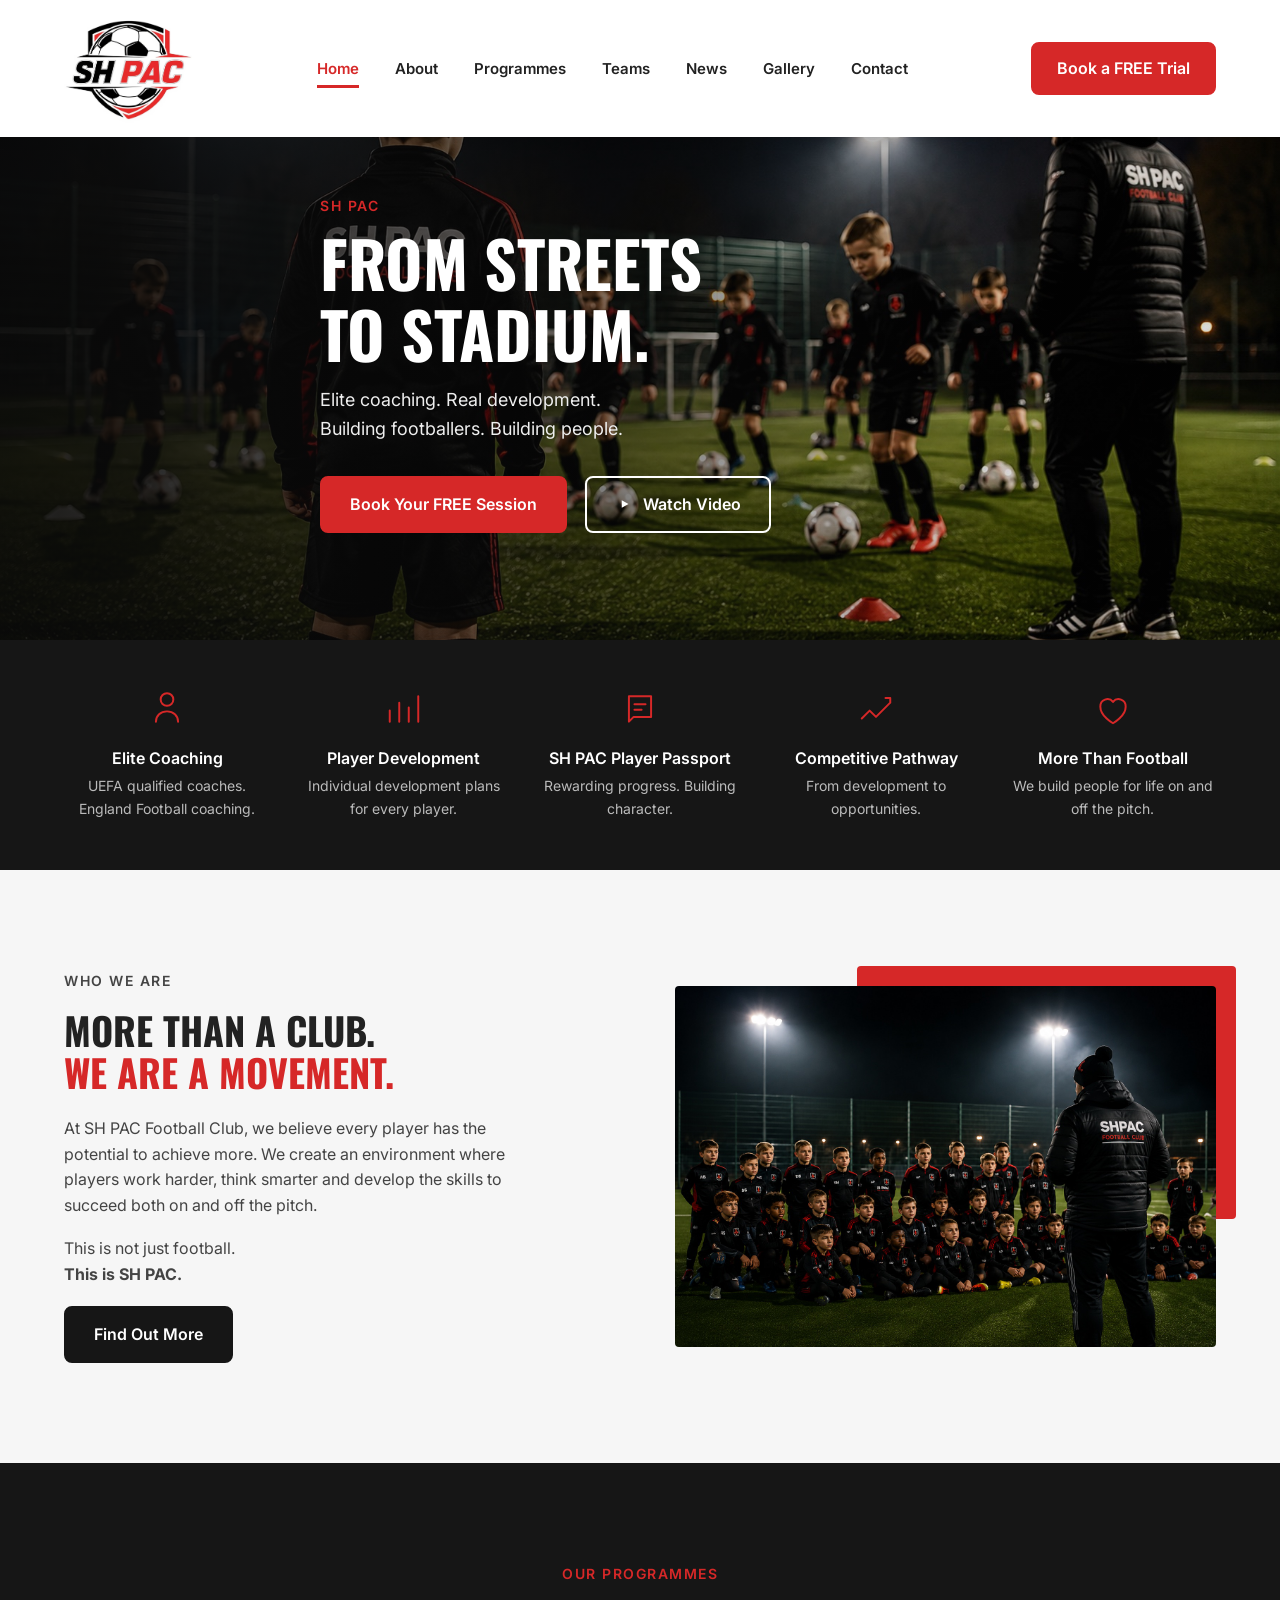
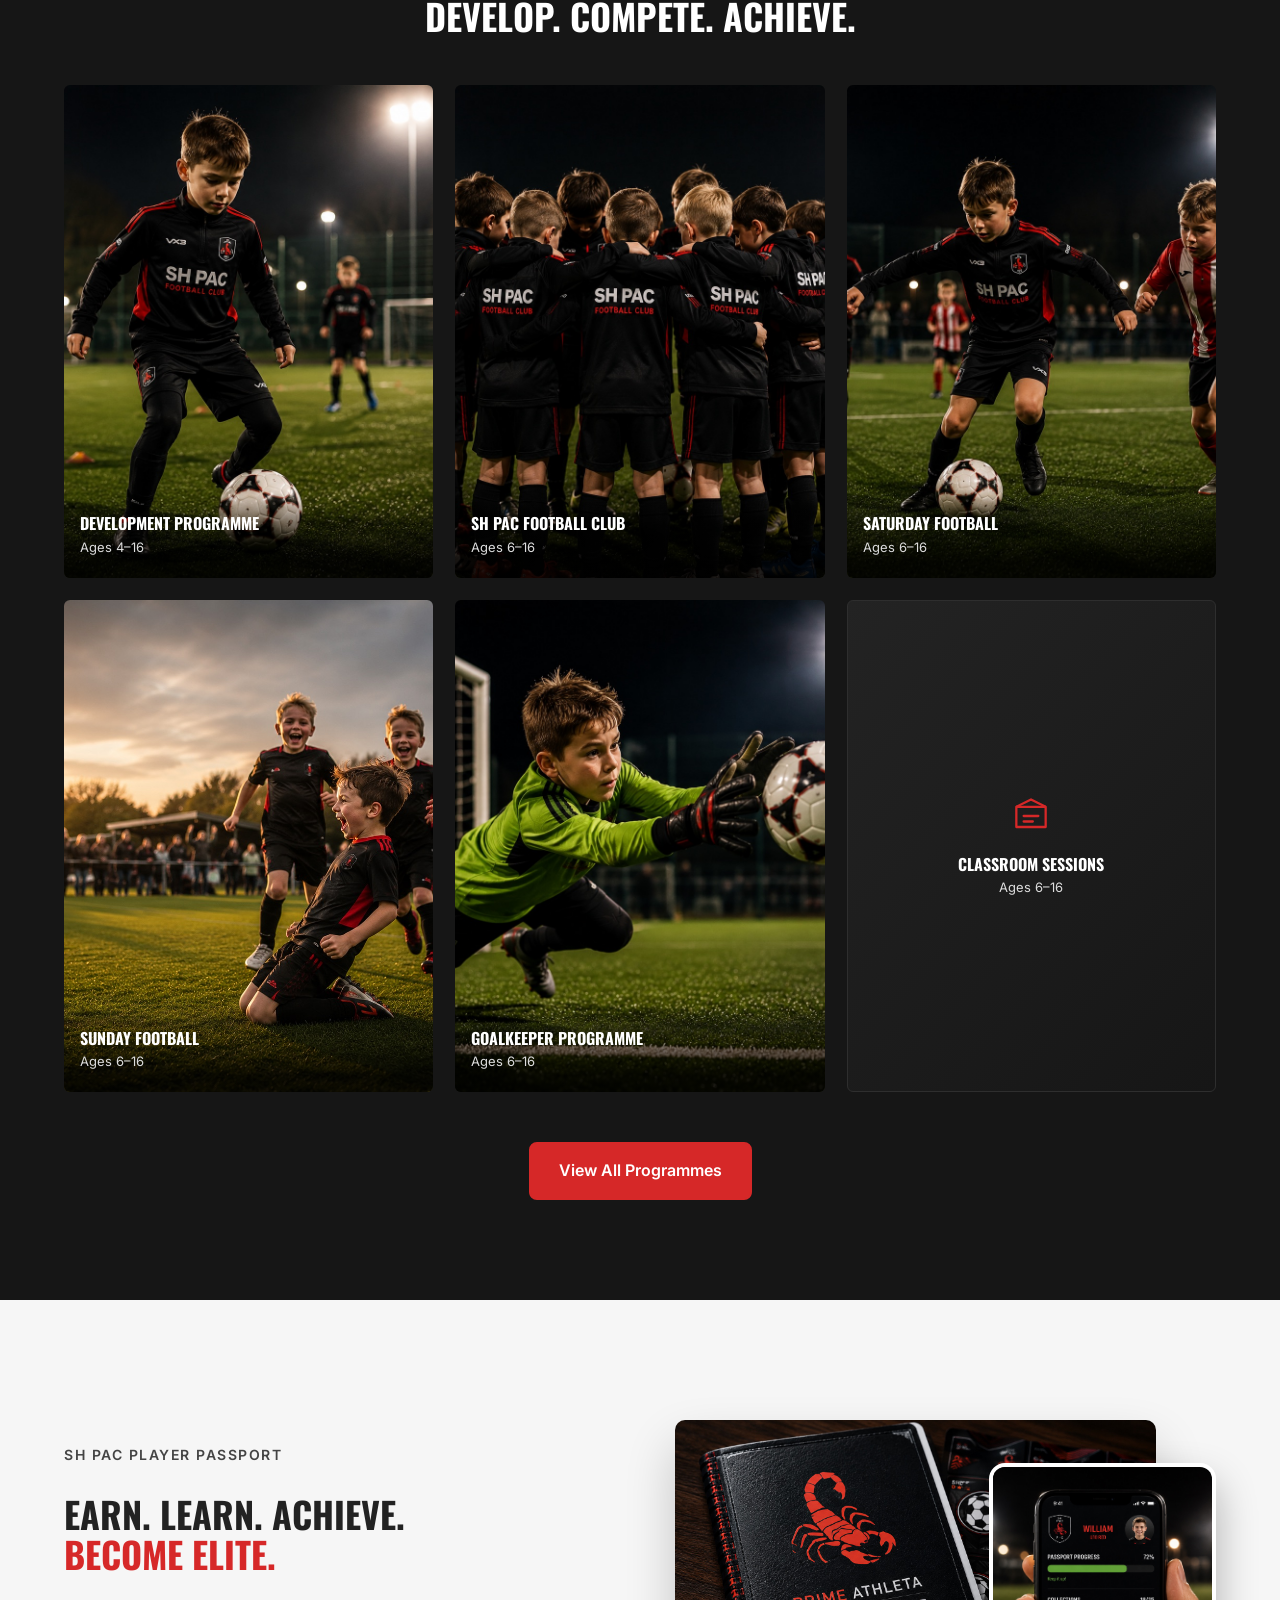
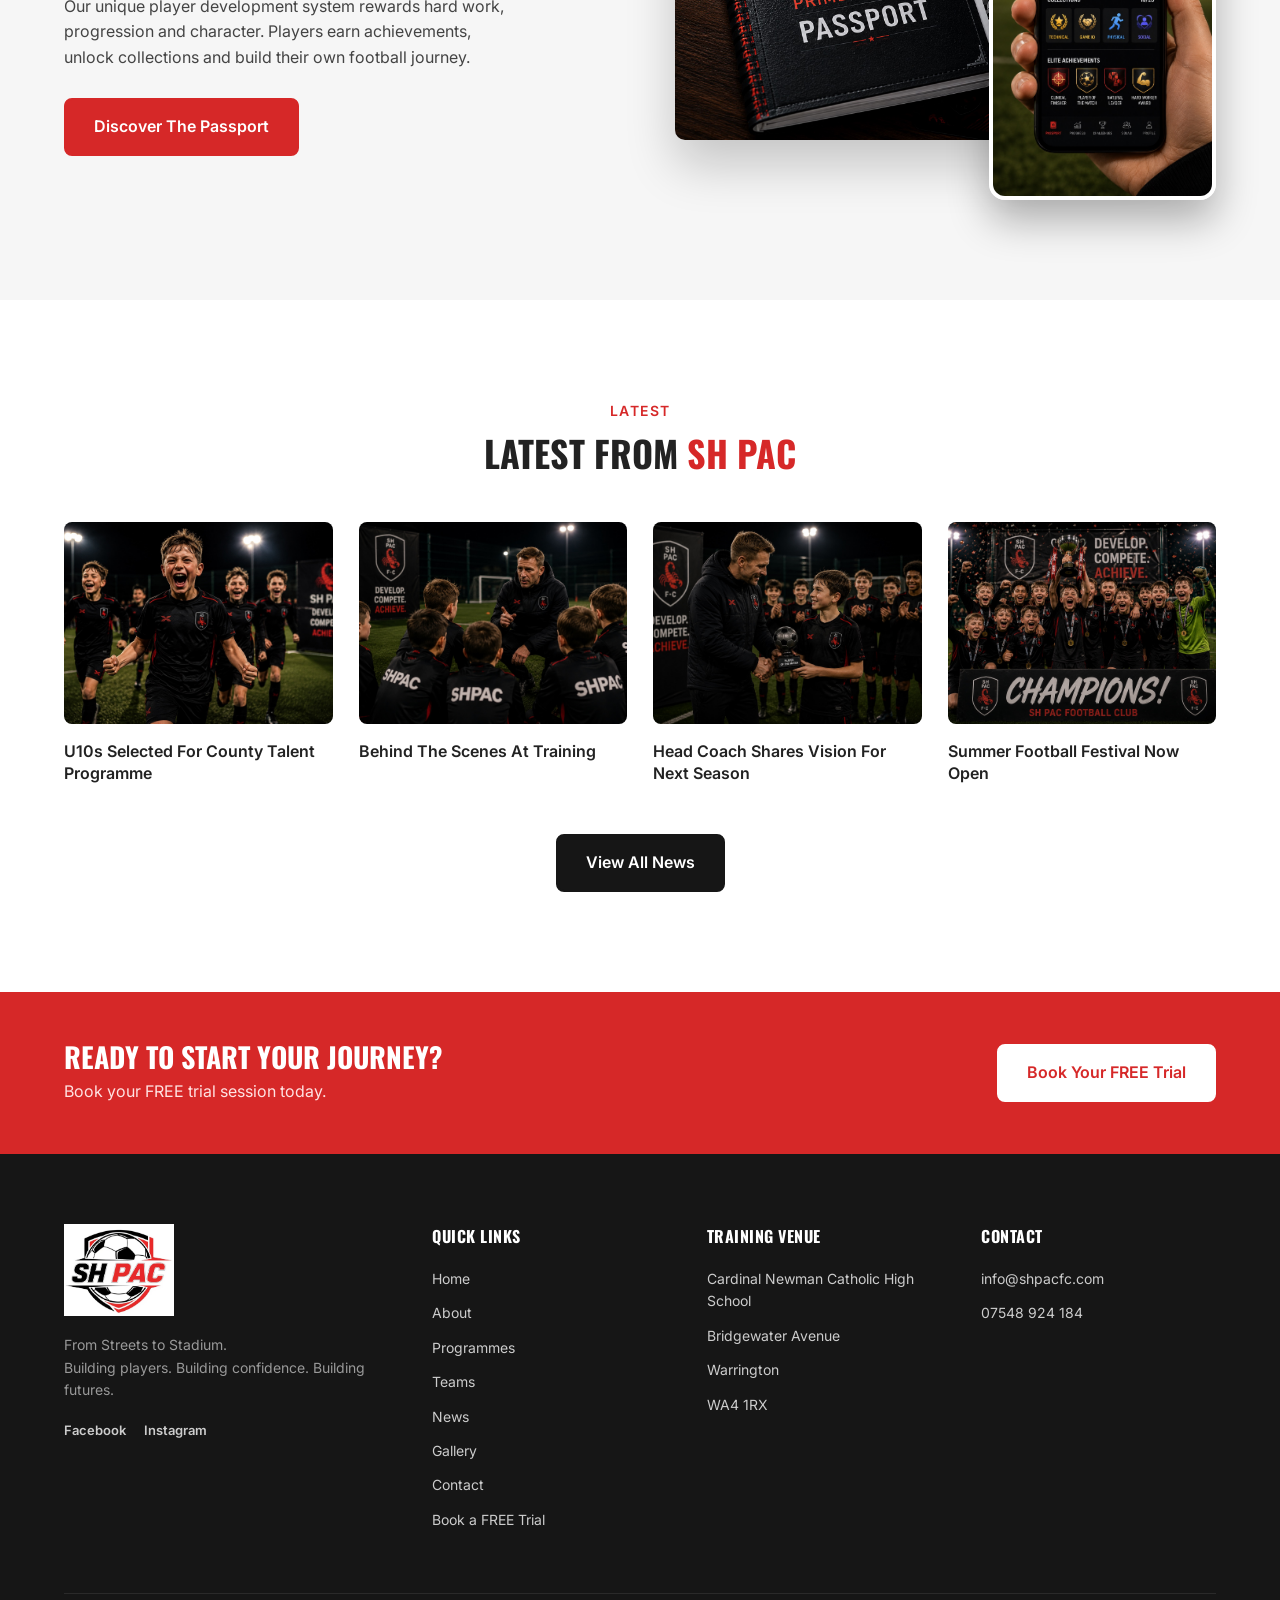
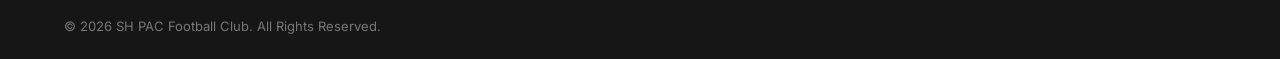
<file: index.html>
<!DOCTYPE html>
<html lang="en">
<head>
<meta charset="UTF-8">
<meta name="viewport" content="width=device-width, initial-scale=1.0">
<title>SH PAC Football Club | From Streets to Stadium</title>
<link rel="stylesheet" href="css/style.css">
<link rel="preconnect" href="https://fonts.googleapis.com">
<link rel="preconnect" href="https://fonts.gstatic.com" crossorigin>
<link href="https://fonts.googleapis.com/css2?family=Oswald:wght@400;600;700&family=Inter:wght@300;400;500;600&display=swap" rel="stylesheet">
</head>
<body>

<header>
  <div class="container">
    <a href="index.html" class="logo">
      <img src="images/logo.png" alt="SH PAC Football Club">
    </a>

    <button class="nav-toggle" aria-label="Toggle navigation" aria-expanded="false">
      <span></span><span></span><span></span>
    </button>

    <nav>
      <ul>
        <li><a class="active" href="#">Home</a></li>
        <li><a href="#">About</a></li>
        <li><a href="#programmes">Programmes</a></li>
        <li><a href="#">Teams</a></li>
        <li><a href="#">News</a></li>
        <li><a href="#">Gallery</a></li>
        <li><a href="#">Contact</a></li>
      </ul>
    </nav>

    <a href="trial.html" class="btn header-btn">Book a FREE Trial</a>
  </div>
</header>

<!-- ===========================
     HERO
=========================== -->
<section class="hero">
  <div class="hero-media">
    <img src="images/hero-banner.jpg" alt="SH PAC players training under floodlights">
    <div class="hero-scrim"></div>
  </div>
  <div class="container hero-content">
    <p class="eyebrow">SH PAC</p>
    <h1>From Streets<br>to Stadium.</h1>
    <p class="hero-lede">Elite coaching. Real development.<br>Building footballers. Building people.</p>
    <div class="hero-buttons">
      <a href="trial.html" class="btn">Book Your FREE Session</a>
      <a href="#" class="btn-outline btn-outline-light btn-with-icon">
        <svg viewBox="0 0 24 24" aria-hidden="true"><polygon points="9,7 18,12 9,17" fill="currentColor"/></svg>
        Watch Video
      </a>
    </div>
  </div>
</section>

<!-- ===========================
     FEATURE BAR
=========================== -->
<section class="trust-strip">
  <div class="container trust-grid">
    <div class="trust-item">
      <svg viewBox="0 0 48 48" aria-hidden="true"><path d="M24 4a8 8 0 100 16 8 8 0 000-16zM10 40c0-8 6-13 14-13s14 5 14 13" fill="none" stroke="currentColor" stroke-width="2.5" stroke-linecap="round" stroke-linejoin="round"/></svg>
      <h3>Elite Coaching</h3>
      <p>UEFA qualified coaches. England Football coaching.</p>
    </div>
    <div class="trust-item">
      <svg viewBox="0 0 48 48" aria-hidden="true"><path d="M6 40V26M18 40V16M30 40V22M42 40V8" stroke="currentColor" stroke-width="2.5" stroke-linecap="round"/></svg>
      <h3>Player Development</h3>
      <p>Individual development plans for every player.</p>
    </div>
    <div class="trust-item">
      <svg viewBox="0 0 48 48" aria-hidden="true"><path d="M10 8h28v26H16l-6 6V8z" fill="none" stroke="currentColor" stroke-width="2.5" stroke-linejoin="round"/><path d="M17 18h14M17 25h9" stroke="currentColor" stroke-width="2.5" stroke-linecap="round"/></svg>
      <h3>SH PAC Player Passport</h3>
      <p>Rewarding progress. Building character.</p>
    </div>
    <div class="trust-item">
      <svg viewBox="0 0 48 48" aria-hidden="true"><path d="M6 36l10-10 8 8 18-18M42 16v-6h-6" stroke="currentColor" stroke-width="2.5" stroke-linecap="round" stroke-linejoin="round" fill="none"/></svg>
      <h3>Competitive Pathway</h3>
      <p>From development to opportunities.</p>
    </div>
    <div class="trust-item">
      <svg viewBox="0 0 48 48" aria-hidden="true"><path d="M24 42s-16-9-16-21a9 9 0 0116-6 9 9 0 0116 6c0 12-16 21-16 21z" fill="none" stroke="currentColor" stroke-width="2.5" stroke-linejoin="round"/></svg>
      <h3>More Than Football</h3>
      <p>We build people for life on and off the pitch.</p>
    </div>
  </div>
</section>

<!-- ===========================
     ABOUT / MOVEMENT
=========================== -->
<section class="about">
  <div class="container about-grid">
    <div class="about-text">
      <p class="eyebrow">Who We Are</p>
      <h2>More than a club.<br><span>We are a movement.</span></h2>
      <p>At SH PAC Football Club, we believe every player has the potential to achieve more. We create an environment where players work harder, think smarter and develop the skills to succeed both on and off the pitch.</p>
      <p>This is not just football.<br><strong>This is SH PAC.</strong></p>
      <a href="#" class="btn-dark">Find Out More</a>
    </div>
    <div class="about-media">
      <img src="images/team-photo.jpg" alt="SH PAC squad with coach after a training session">
    </div>
  </div>
</section>

<!-- ===========================
     PROGRAMMES
=========================== -->
<section class="programmes" id="programmes">
  <div class="container">
    <div class="section-heading">
      <p class="eyebrow eyebrow-light">Our Programmes</p>
      <h2>Develop. Compete. Achieve.</h2>
    </div>

    <div class="programmes-grid">
      <a href="#" class="programme-card">
        <img src="images/programme-development.jpg" alt="Development Programme training session">
        <div class="programme-label">
          <h3>Development Programme</h3>
          <p>Ages 4&ndash;16</p>
        </div>
      </a>
      <a href="#" class="programme-card">
        <img src="images/programme-shpacfc.jpg" alt="SH PAC Football Club team photo">
        <div class="programme-label">
          <h3>SH PAC Football Club</h3>
          <p>Ages 6&ndash;16</p>
        </div>
      </a>
      <a href="#" class="programme-card">
        <img src="images/programme-saturday.jpg" alt="Saturday Football session">
        <div class="programme-label">
          <h3>Saturday Football</h3>
          <p>Ages 6&ndash;16</p>
        </div>
      </a>
      <a href="#" class="programme-card">
        <img src="images/programme-sunday.jpg" alt="Sunday Football session">
        <div class="programme-label">
          <h3>Sunday Football</h3>
          <p>Ages 6&ndash;16</p>
        </div>
      </a>
      <a href="#" class="programme-card">
        <img src="images/programme-goalkeeper.jpg" alt="Goalkeeper Programme training">
        <div class="programme-label">
          <h3>Goalkeeper Programme</h3>
          <p>Ages 6&ndash;16</p>
        </div>
      </a>
      <a href="#" class="programme-card programme-card-noimg">
        <svg viewBox="0 0 48 48" aria-hidden="true"><path d="M8 14h32v22H8z" fill="none" stroke="currentColor" stroke-width="2.5" stroke-linejoin="round"/><path d="M8 14l16-8 16 8" fill="none" stroke="currentColor" stroke-width="2.5" stroke-linejoin="round"/><path d="M16 24h16M16 30h10" stroke="currentColor" stroke-width="2.5" stroke-linecap="round"/></svg>
        <div class="programme-label">
          <h3>Classroom Sessions</h3>
          <p>Ages 6&ndash;16</p>
        </div>
      </a>
    </div>

    <div class="programmes-cta">
      <a href="#" class="btn">View All Programmes</a>
    </div>
  </div>
</section>

<!-- ===========================
     PASSPORT
=========================== -->
<section class="passport">
  <div class="container passport-grid">
    <div class="passport-text">
      <p class="eyebrow eyebrow-light">SH PAC Player Passport</p>
      <h2>Earn. Learn. Achieve.<br><span>Become Elite.</span></h2>
      <p>Our unique player development system rewards hard work, progression and character. Players earn achievements, unlock collections and build their own football journey.</p>
      <a href="#" class="btn">Discover The Passport</a>
    </div>

    <div class="passport-media">
      <img src="images/passport-book.jpg" alt="SH PAC Player Passport book" class="passport-book-img">
      <img src="images/passport-phone.jpg" alt="SH PAC Player Passport app on a phone" class="passport-phone-img">
    </div>
  </div>
</section>

<!-- ===========================
     LATEST NEWS
=========================== -->
<section class="news">
  <div class="container">
    <div class="section-heading">
      <p class="eyebrow">Latest</p>
      <h2>Latest From <span>SH PAC</span></h2>
    </div>

    <div class="news-grid">
      <a href="#" class="news-card">
        <div class="news-thumb"><img src="images/news-1.jpg" alt="SH PAC players celebrating together"></div>
        <h3>U10s Selected For County Talent Programme</h3>
      </a>
      <a href="#" class="news-card">
        <div class="news-thumb"><img src="images/news-2.jpg" alt="Coach speaking with the squad at training"></div>
        <h3>Behind The Scenes At Training</h3>
      </a>
      <a href="#" class="news-card">
        <div class="news-thumb"><img src="images/news-3.jpg" alt="Player receiving Player of the Match award"></div>
        <h3>Head Coach Shares Vision For Next Season</h3>
      </a>
      <a href="#" class="news-card">
        <div class="news-thumb"><img src="images/news-4.jpg" alt="Squad celebrating with the championship trophy"></div>
        <h3>Summer Football Festival Now Open</h3>
      </a>
    </div>

    <div class="programmes-cta">
      <a href="#" class="btn-dark">View All News</a>
    </div>
  </div>
</section>

<!-- ===========================
     CTA BANNER
=========================== -->
<section class="cta-banner">
  <div class="container cta-grid">
    <div>
      <h2>Ready to start your journey?</h2>
      <p>Book your FREE trial session today.</p>
    </div>
    <a href="trial.html" class="btn btn-light">Book Your FREE Trial</a>
  </div>
</section>

<!-- ===========================
     FOOTER
=========================== -->
<footer>
  <div class="container footer-grid">
    <div class="footer-brand">
      <img src="images/logo.png" alt="SH PAC Football Club" class="footer-logo">
      <p>From Streets to Stadium.<br>Building players. Building confidence. Building futures.</p>
      <div class="footer-social">
        <a href="#" aria-label="Facebook">Facebook</a>
        <a href="#" aria-label="Instagram">Instagram</a>
      </div>
    </div>
    <div class="footer-col">
      <h4>Quick Links</h4>
      <ul>
        <li><a href="index.html">Home</a></li>
        <li><a href="#">About</a></li>
        <li><a href="#programmes">Programmes</a></li>
        <li><a href="#">Teams</a></li>
        <li><a href="#">News</a></li>
        <li><a href="#">Gallery</a></li>
        <li><a href="#">Contact</a></li>
        <li><a href="trial.html">Book a FREE Trial</a></li>
      </ul>
    </div>
    <div class="footer-col">
      <h4>Training Venue</h4>
      <ul>
        <li>Cardinal Newman Catholic High School</li>
        <li>Bridgewater Avenue</li>
        <li>Warrington</li>
        <li>WA4 1RX</li>
      </ul>
    </div>
    <div class="footer-col">
      <h4>Contact</h4>
      <ul>
        <li><a href="mailto:info@shpacfc.com">info@shpacfc.com</a></li>
        <li><a href="tel:07548924184">07548 924 184</a></li>
      </ul>
    </div>
  </div>
  <div class="container footer-bottom">
    <p>&copy; 2026 SH PAC Football Club. All Rights Reserved.</p>
  </div>
</footer>

<script>
  const navToggle = document.querySelector('.nav-toggle');
  const nav = document.querySelector('nav');
  navToggle.addEventListener('click', () => {
    const isOpen = nav.classList.toggle('open');
    navToggle.classList.toggle('open');
    navToggle.setAttribute('aria-expanded', isOpen);
  });
</script>

</body>
</html>
</file>
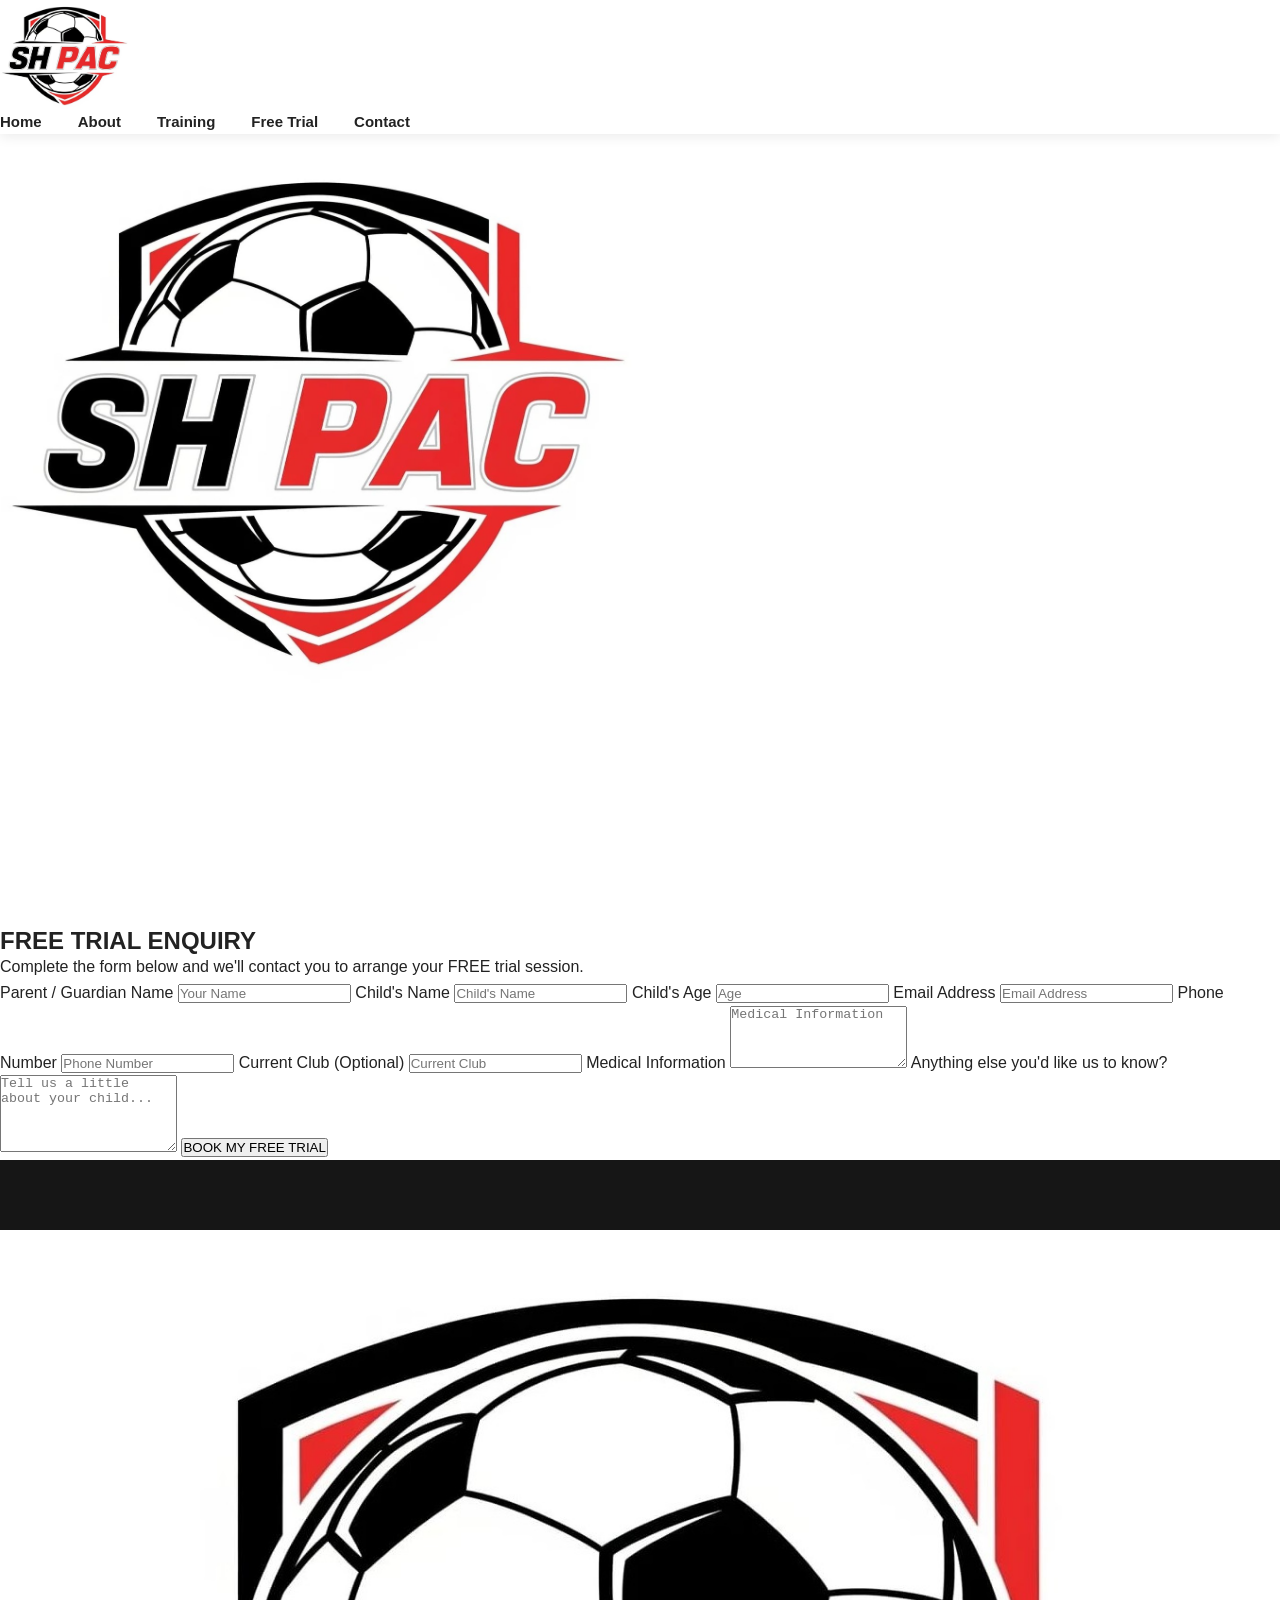
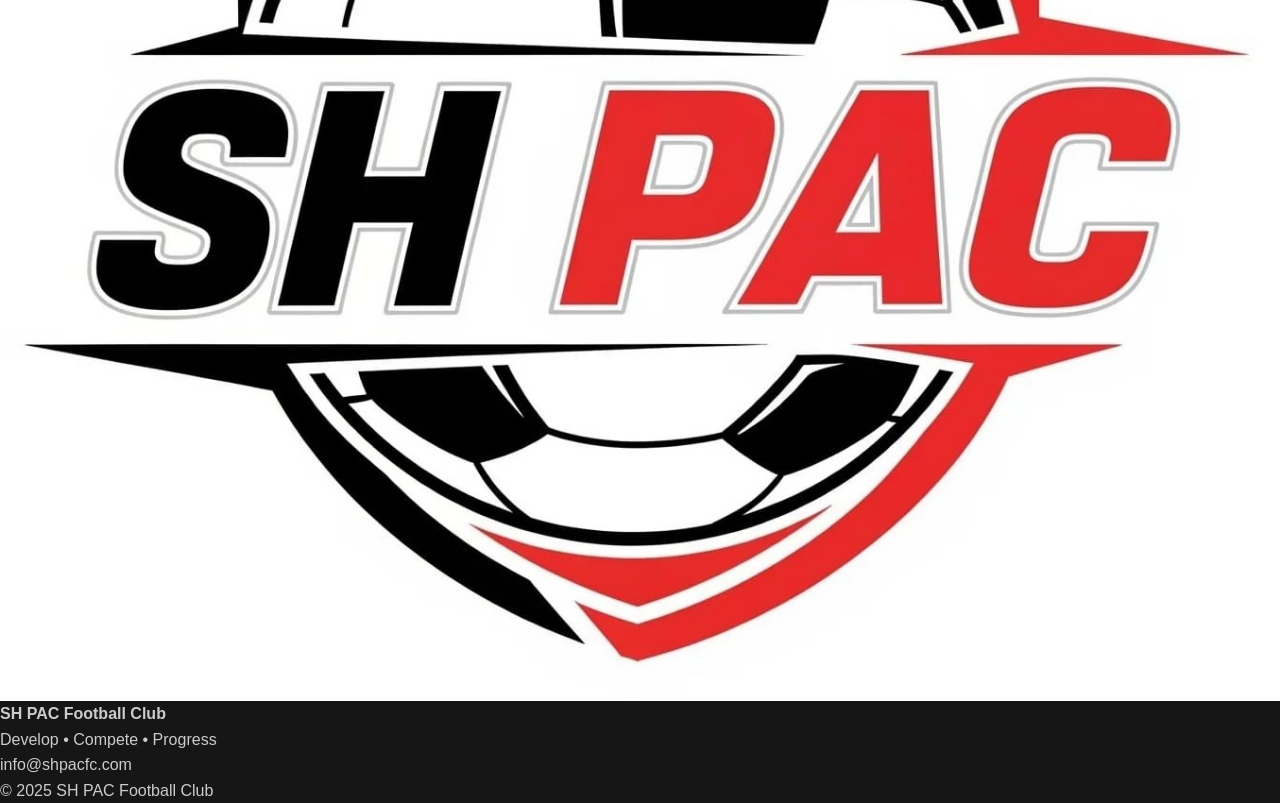
<file: trial.html>
<!DOCTYPE html>
<html lang="en">

<head>

<meta charset="UTF-8">
<meta name="viewport" content="width=device-width, initial-scale=1.0">

<title>Book a FREE Trial | SH PAC Football Club</title>

<link rel="stylesheet" href="css/style.css">

</head>

<body>

<header>

<nav>

<div class="logo">
<img src="images/logo.png" alt="SH PAC Football Club">
</div>

<ul>
<li><a href="index.html">Home</a></li>
<li><a href="index.html#about">About</a></li>
<li><a href="index.html#training">Training</a></li>
<li><a href="trial.html">Free Trial</a></li>
<li><a href="index.html#contact">Contact</a></li>
</ul>

</nav>

</header>

<section class="hero">

<div class="hero-content">

<img src="images/logo.png" class="hero-logo" alt="SH PAC">

<h1>BOOK YOUR FREE TRIAL</h1>

<p>
Take the first step on your football journey.
</p>

</div>

</section>

<section>

<h2 class="section-title">
Free Trial Enquiry
</h2>

<p class="section-text">

Complete the form below and we'll contact you to arrange your FREE trial session.

</p>

<form class="trial-form">

<label>Parent / Guardian Name</label>

<input type="text" placeholder="Your Name" required>

<label>Child's Name</label>

<input type="text" placeholder="Child's Name" required>

<label>Child's Age</label>

<input type="number" placeholder="Age" required>

<label>Email Address</label>

<input type="email" placeholder="Email Address" required>

<label>Phone Number</label>

<input type="tel" placeholder="Phone Number" required>

<label>Current Club (Optional)</label>

<input type="text" placeholder="Current Club">

<label>Medical Information</label>

<textarea rows="4" placeholder="Medical Information"></textarea>

<label>Anything else you'd like us to know?</label>

<textarea rows="5" placeholder="Tell us a little about your child..."></textarea>

<button type="submit" class="hero-button">

BOOK MY FREE TRIAL

</button>

</form>

</section>

<footer>

<img src="images/logo.png" alt="SH PAC Logo">

<p><strong>SH PAC Football Club</strong></p>

<p>Develop • Compete • Progress</p>

<p>info@shpacfc.com</p>

<p>© 2025 SH PAC Football Club</p>

</footer>

</body>

</html>
</file>
<file: css/style.css>
/* ==========================================
   SH PAC Football Club
   Homepage Styles
========================================== */
:root{
    --red:#d62828;
    --red-dark:#b51d1d;
    --black:#161616;
    --grey-light:#f6f6f6;
    --grey-mid:#555;
    --header-height:88px;
}
*{
    margin:0;
    padding:0;
    box-sizing:border-box;
}
html{
    scroll-behavior:smooth;
}
body{
    font-family:'Inter',sans-serif;
    background:#ffffff;
    color:#222;
    line-height:1.6;
}
h1,h2,h3{
    font-family:'Oswald',sans-serif;
    text-transform:uppercase;
    line-height:1.1;
}
a{
    color:inherit;
}
img{
    max-width:100%;
    display:block;
}

/* Container */
.container{
    width:90%;
    max-width:1300px;
    margin:auto;
}

/* Eyebrow label used across sections */
.eyebrow{
    color:var(--red);
    font-weight:600;
    letter-spacing:1.5px;
    text-transform:uppercase;
    font-size:14px;
    margin-bottom:10px;
}
.eyebrow-light{
    color:var(--red);
}

/* ===========================
   HEADER
=========================== */
header{
    position:fixed;
    top:0;
    left:0;
    width:100%;
    background:#fff;
    z-index:999;
    box-shadow:0 3px 12px rgba(0,0,0,.08);
}
header .container{
    display:flex;
    align-items:center;
    justify-content:space-between;
    padding:14px 0;
    gap:24px;
}
.logo img{
    width:130px;
}

/* Navigation */
nav ul{
    display:flex;
    list-style:none;
    gap:36px;
}
nav a{
    text-decoration:none;
    color:#222;
    font-weight:600;
    font-size:15px;
    transition:.3s;
}
nav a:hover{
    color:var(--red);
}
nav a.active{
    color:var(--red);
    position:relative;
}
nav a.active::after{
    content:"";
    position:absolute;
    bottom:-10px;
    left:0;
    width:100%;
    height:3px;
    background:var(--red);
}

/* Mobile nav toggle (hidden on desktop) */
.nav-toggle{
    display:none;
    flex-direction:column;
    justify-content:space-between;
    width:26px;
    height:18px;
    background:none;
    border:none;
    cursor:pointer;
    padding:0;
    z-index:1001;
}
.nav-toggle span{
    display:block;
    height:2.5px;
    width:100%;
    background:#222;
    transition:.3s;
}

/* Buttons */
.btn{
    background:var(--red);
    color:#fff;
    text-decoration:none;
    padding:14px 28px;
    border-radius:8px;
    font-weight:600;
    transition:.3s;
    display:inline-block;
    border:2px solid var(--red);
    text-align:center;
}
.btn:hover{
    background:var(--red-dark);
    border-color:var(--red-dark);
}
.header-btn{
    padding:12px 24px;
    white-space:nowrap;
}
.btn-light{
    background:#fff;
    color:var(--red);
    border-color:#fff;
}
.btn-light:hover{
    background:#f2f2f2;
    border-color:#f2f2f2;
}
.btn-outline{
    border:2px solid #222;
    color:#222;
    text-decoration:none;
    padding:14px 28px;
    border-radius:8px;
    font-weight:600;
    transition:.3s;
    display:inline-block;
    text-align:center;
}
.btn-outline:hover{
    background:#222;
    color:white;
}
.btn-outline-light{
    border-color:#fff;
    color:#fff;
}
.btn-outline-light:hover{
    background:#fff;
    color:var(--black);
}
.btn-dark{
    background:var(--black);
    color:#fff;
    text-decoration:none;
    padding:14px 28px;
    border-radius:8px;
    font-weight:600;
    display:inline-block;
    border:2px solid var(--black);
    transition:.3s;
}
.btn-dark:hover{
    background:#000;
}

/* ===========================
   HERO
=========================== */
.hero{
    position:relative;
    min-height:640px;
    display:flex;
    align-items:center;
    overflow:hidden;
    padding-top:var(--header-height);
}
.hero-media{
    position:absolute;
    inset:0;
    z-index:0;
}
.hero-media img{
    width:100%;
    height:100%;
    object-fit:cover;
    object-position:center 30%;
}
.hero-scrim{
    position:absolute;
    inset:0;
    background:linear-gradient(90deg, rgba(10,10,10,.88) 10%, rgba(10,10,10,.55) 45%, rgba(10,10,10,.15) 80%);
}
.hero-content{
    position:relative;
    z-index:1;
    color:#fff;
    padding:60px 0;
    max-width:640px;
}
.hero-content h1{
    font-size:64px;
    margin-bottom:18px;
}
.hero-lede{
    font-size:18px;
    max-width:440px;
    margin-bottom:10px;
    color:#eee;
}
.hero-buttons{
    display:flex;
    gap:18px;
    margin-top:32px;
    flex-wrap:wrap;
}
.btn-with-icon{
    display:inline-flex;
    align-items:center;
    gap:10px;
}
.btn-with-icon svg{
    width:18px;
    height:18px;
}

/* ===========================
   TRUST STRIP
=========================== */
.trust-strip{
    background:var(--black);
    color:#fff;
    padding:50px 0;
}
.trust-grid{
    display:grid;
    grid-template-columns:repeat(5,1fr);
    gap:30px;
}
.trust-item{
    text-align:center;
}
.trust-item svg{
    width:38px;
    height:38px;
    color:var(--red);
    margin-bottom:14px;
}
.trust-item h3{
    font-size:16px;
    margin-bottom:8px;
    text-transform:none;
    font-family:'Inter',sans-serif;
    font-weight:600;
}
.trust-item p{
    font-size:14px;
    color:#bbb;
}

/* ===========================
   ABOUT / MOVEMENT
=========================== */
.about{
    padding:100px 0;
    background:var(--grey-light);
}
.about-grid{
    display:grid;
    grid-template-columns:1fr 1fr;
    gap:70px;
    align-items:center;
}
.about-text h2{
    font-size:38px;
    margin-bottom:22px;
}
.about-text h2 span{
    color:var(--red);
}
.about-text p{
    margin-bottom:18px;
    color:#444;
    max-width:480px;
}
.about-media{
    position:relative;
}
.about-media::before{
    content:"";
    position:absolute;
    top:-20px;
    right:-20px;
    width:70%;
    height:70%;
    background:var(--red);
    z-index:0;
    border-radius:4px;
}
.about-media img{
    position:relative;
    z-index:1;
    border-radius:4px;
    width:100%;
}

/* ===========================
   PROGRAMMES
=========================== */
.programmes{
    background:var(--black);
    color:#fff;
    padding:100px 0;
}
.section-heading{
    text-align:center;
    margin-bottom:50px;
}
.section-heading h2{
    font-size:36px;
}
.programmes-grid{
    display:grid;
    grid-template-columns:repeat(3,1fr);
    gap:22px;
}
.programme-card{
    position:relative;
    display:block;
    text-decoration:none;
    color:#fff;
    border-radius:6px;
    overflow:hidden;
    aspect-ratio:3/4;
}
.programme-card img{
    width:100%;
    height:100%;
    object-fit:cover;
    transition:transform .4s ease;
}
.programme-card:hover img{
    transform:scale(1.06);
}
.programme-label{
    position:absolute;
    left:0;
    right:0;
    bottom:0;
    padding:20px 16px;
    background:linear-gradient(0deg, rgba(0,0,0,.85) 20%, rgba(0,0,0,0) 100%);
}
.programme-label h3{
    font-size:16px;
    margin-bottom:4px;
}
.programme-label p{
    font-size:13px;
    color:#ddd;
}
.programmes-cta{
    text-align:center;
    margin-top:50px;
}
.programme-card-noimg{
    display:flex;
    flex-direction:column;
    align-items:center;
    justify-content:center;
    background:linear-gradient(135deg, #232323 0%, #161616 100%);
    border:1px solid #2e2e2e;
    text-align:center;
    padding:24px;
}
.programme-card-noimg svg{
    width:44px;
    height:44px;
    color:var(--red);
    margin-bottom:18px;
}
.programme-card-noimg .programme-label{
    position:static;
    background:none;
    padding:0;
}

/* ===========================
   PASSPORT
=========================== */
.passport{
    background:var(--grey-light);
    padding:100px 0;
}
.passport-grid{
    display:grid;
    grid-template-columns:1fr 1fr;
    gap:70px;
    align-items:center;
}
.passport-text h2{
    font-size:36px;
    margin-bottom:20px;
}
.passport-text h2 span{
    color:var(--red);
}
.passport-text p{
    color:#444;
    max-width:460px;
    margin-bottom:28px;
}
.passport-media{
    position:relative;
    padding:20px 60px 60px 0;
}
.passport-book-img{
    width:100%;
    border-radius:10px;
    box-shadow:0 25px 50px rgba(0,0,0,.2);
}
.passport-phone-img{
    position:absolute;
    bottom:0;
    right:0;
    width:42%;
    border-radius:16px;
    box-shadow:0 20px 40px rgba(0,0,0,.3);
    border:4px solid #fff;
}

/* ===========================
   LATEST NEWS
=========================== */
.news{
    padding:100px 0;
    background:#fff;
}
.news .section-heading h2 span{
    color:var(--red);
}
.news-grid{
    display:grid;
    grid-template-columns:repeat(4,1fr);
    gap:26px;
    margin-bottom:50px;
}
.news-card{
    text-decoration:none;
    color:#222;
    display:block;
}
.news-thumb{
    aspect-ratio:4/3;
    border-radius:8px;
    margin-bottom:16px;
    overflow:hidden;
    background:var(--black);
}
.news-thumb img{
    width:100%;
    height:100%;
    object-fit:cover;
    transition:transform .4s ease;
}
.news-card:hover .news-thumb img{
    transform:scale(1.06);
}
.news-card h3{
    font-size:16px;
    text-transform:none;
    font-family:'Inter',sans-serif;
    font-weight:600;
    line-height:1.4;
}

/* ===========================
   CTA BANNER
=========================== */
.cta-banner{
    background:var(--red);
    color:#fff;
    padding:50px 0;
}
.cta-grid{
    display:flex;
    align-items:center;
    justify-content:space-between;
    gap:24px;
    flex-wrap:wrap;
}
.cta-grid h2{
    font-size:28px;
    margin-bottom:6px;
}
.cta-grid p{
    font-size:16px;
    margin:0;
    color:#ffe3e3;
}

/* ===========================
   FOOTER
=========================== */
footer{
    background:var(--black);
    color:#ccc;
    padding:70px 0 0;
}
.footer-grid{
    display:grid;
    grid-template-columns:1.4fr 1fr 1fr 1fr;
    gap:40px;
    padding-bottom:50px;
}
.footer-social{
    display:flex;
    gap:18px;
    margin-top:18px;
}
.footer-social a{
    font-size:13px;
    font-weight:600;
    text-decoration:none;
    color:#ccc;
    transition:.2s;
}
.footer-social a:hover{
    color:var(--red);
}
.footer-logo{
    width:110px;
    margin-bottom:18px;
}
.footer-brand p{
    font-size:14px;
    color:#999;
}
.footer-col h4{
    color:#fff;
    font-family:'Oswald',sans-serif;
    text-transform:uppercase;
    font-size:16px;
    margin-bottom:18px;
    letter-spacing:.5px;
}
.footer-col ul{
    list-style:none;
}
.footer-col li{
    margin-bottom:12px;
    font-size:14px;
}
.footer-col a{
    text-decoration:none;
    color:#ccc;
    transition:.2s;
}
.footer-col a:hover{
    color:var(--red);
}
.footer-bottom{
    border-top:1px solid #2a2a2a;
    padding:22px 0;
    font-size:13px;
    color:#777;
}

/* ===========================
   RESPONSIVE
=========================== */
@media (max-width:1024px){
    .hero-content h1{
        font-size:52px;
    }
    .news-grid{
        grid-template-columns:repeat(2,1fr);
    }
    .footer-grid{
        grid-template-columns:1fr 1fr;
    }
}

@media (max-width:900px){
    .about-grid,
    .passport-grid{
        grid-template-columns:1fr;
    }
    .about-media{
        order:-1;
    }
    .trust-grid{
        grid-template-columns:repeat(2,1fr);
        gap:30px;
    }
    .passport-media{
        max-width:480px;
        margin:0 auto;
        padding:20px 40px 40px 0;
    }
}

@media (max-width:768px){
    :root{
        --header-height:74px;
    }
    header .container{
        padding:12px 0;
    }
    .logo img{
        width:100px;
    }
    .nav-toggle{
        display:flex;
    }
    .header-btn{
        display:none;
    }
    nav{
        position:fixed;
        top:var(--header-height);
        left:0;
        width:100%;
        background:#fff;
        transform:translateY(-140%);
        transition:transform .3s ease;
        box-shadow:0 10px 20px rgba(0,0,0,.1);
    }
    nav.open{
        transform:translateY(0);
    }
    nav ul{
        flex-direction:column;
        align-items:center;
        gap:0;
        padding:10px 0;
    }
    nav ul li{
        width:100%;
        text-align:center;
    }
    nav ul li a{
        display:block;
        padding:16px 0;
    }
    nav a.active::after{
        display:none;
    }

    .hero{
        min-height:560px;
    }
    .hero-media img{
        object-position:75% center;
    }
    .hero-scrim{
        background:linear-gradient(0deg, rgba(10,10,10,.92) 30%, rgba(10,10,10,.55) 70%, rgba(10,10,10,.25) 100%);
    }
    .hero-content h1{
        font-size:40px;
    }
    .hero-lede{
        font-size:16px;
    }
    .hero-buttons{
        flex-direction:column;
        gap:14px;
    }
    .hero-buttons .btn,
    .hero-buttons .btn-outline{
        width:100%;
    }

    .about{
        padding:70px 0;
    }
    .about-text h2{
        font-size:30px;
    }

    .programmes{
        padding:70px 0;
    }
    .programmes-grid{
        grid-template-columns:repeat(2,1fr);
    }

    .passport{
        padding:70px 0;
    }
    .passport-text h2{
        font-size:28px;
    }
    .passport-media{
        padding:15px 30px 30px 0;
    }

    .news{
        padding:70px 0;
    }
    .news-grid{
        grid-template-columns:1fr;
    }

    .cta-grid{
        flex-direction:column;
        text-align:center;
    }

    .footer-grid{
        grid-template-columns:1fr;
        text-align:center;
        gap:36px;
    }
    .footer-logo{
        margin-left:auto;
        margin-right:auto;
    }
    .footer-social{
        justify-content:center;
    }
}

@media (max-width:480px){
    .hero-content h1{
        font-size:34px;
    }
    .programmes-grid{
        grid-template-columns:1fr;
    }
    .trust-grid{
        grid-template-columns:1fr;
    }
}
</file>
